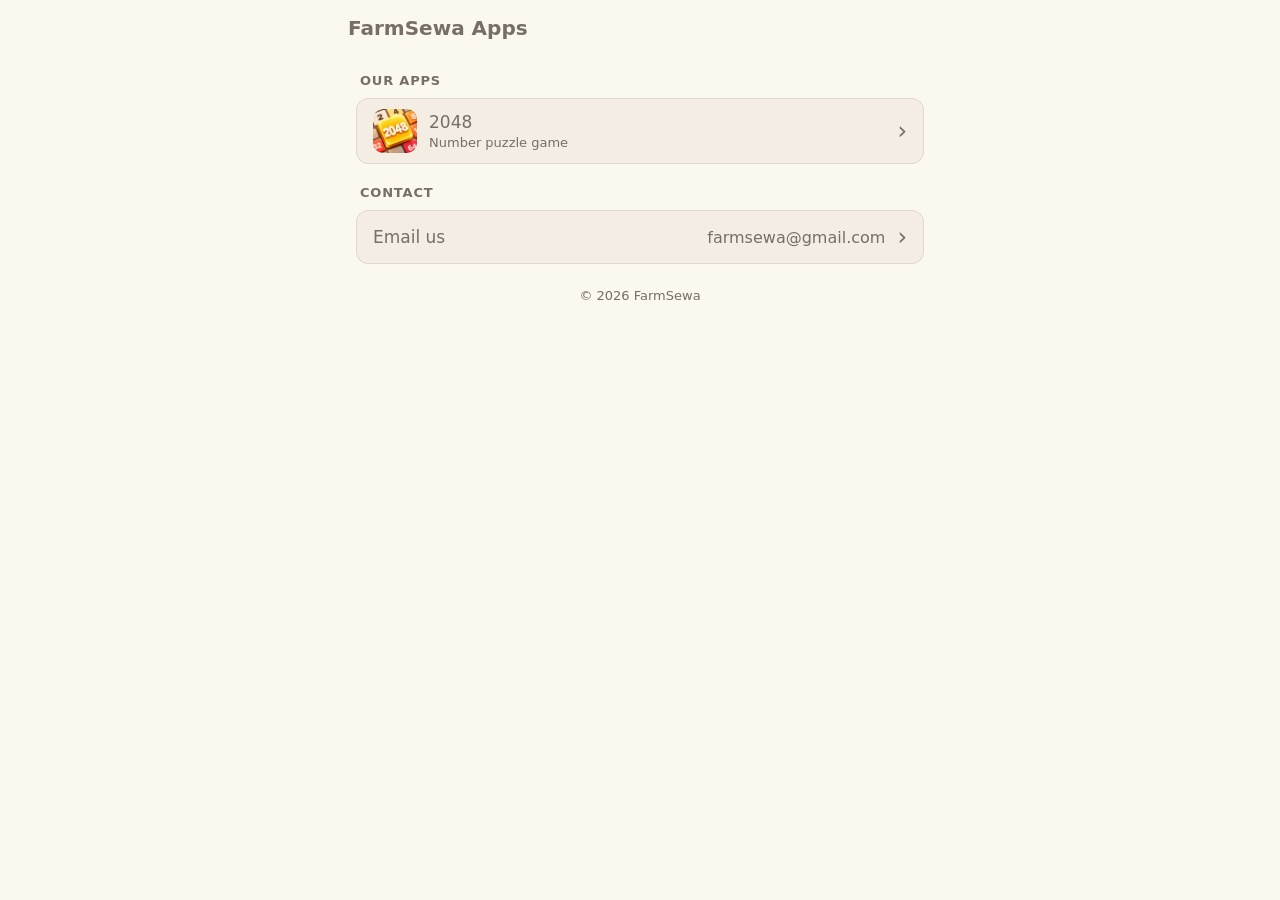
<file: index.html>
<!doctype html>
<html lang="en">
<head>
<meta charset="utf-8">
<meta name="viewport" content="width=device-width, initial-scale=1, viewport-fit=cover">
<title>FarmSewa Apps</title>
<link rel="icon" href="2048/icon.png">
<link rel="stylesheet" href="assets/style.css">
<script src="assets/site.js"></script>
</head>
<body>
<header class="topbar"><h1>FarmSewa Apps</h1></header>
<main>
  <section class="section">
    <h2 class="section-title">Our apps</h2>
    <div class="card">
      <a class="row" href="2048/"><span class="label"><span style="display:flex;align-items:center;gap:12px"><img src="2048/icon.png" alt=""><span>2048<small>Number puzzle game</small></span></span></span><span class="chevron">›</span></a>
    </div>
  </section>
  <section class="section">
    <h2 class="section-title">Contact</h2>
    <div class="card">
      <a class="row" href="mailto:farmsewa@gmail.com"><span class="label">Email us</span><span class="value">farmsewa@gmail.com</span><span class="chevron">›</span></a>
    </div>
  </section>
  <p class="copyright">© 2026 FarmSewa</p>
</main>
</body>
</html>
</file>
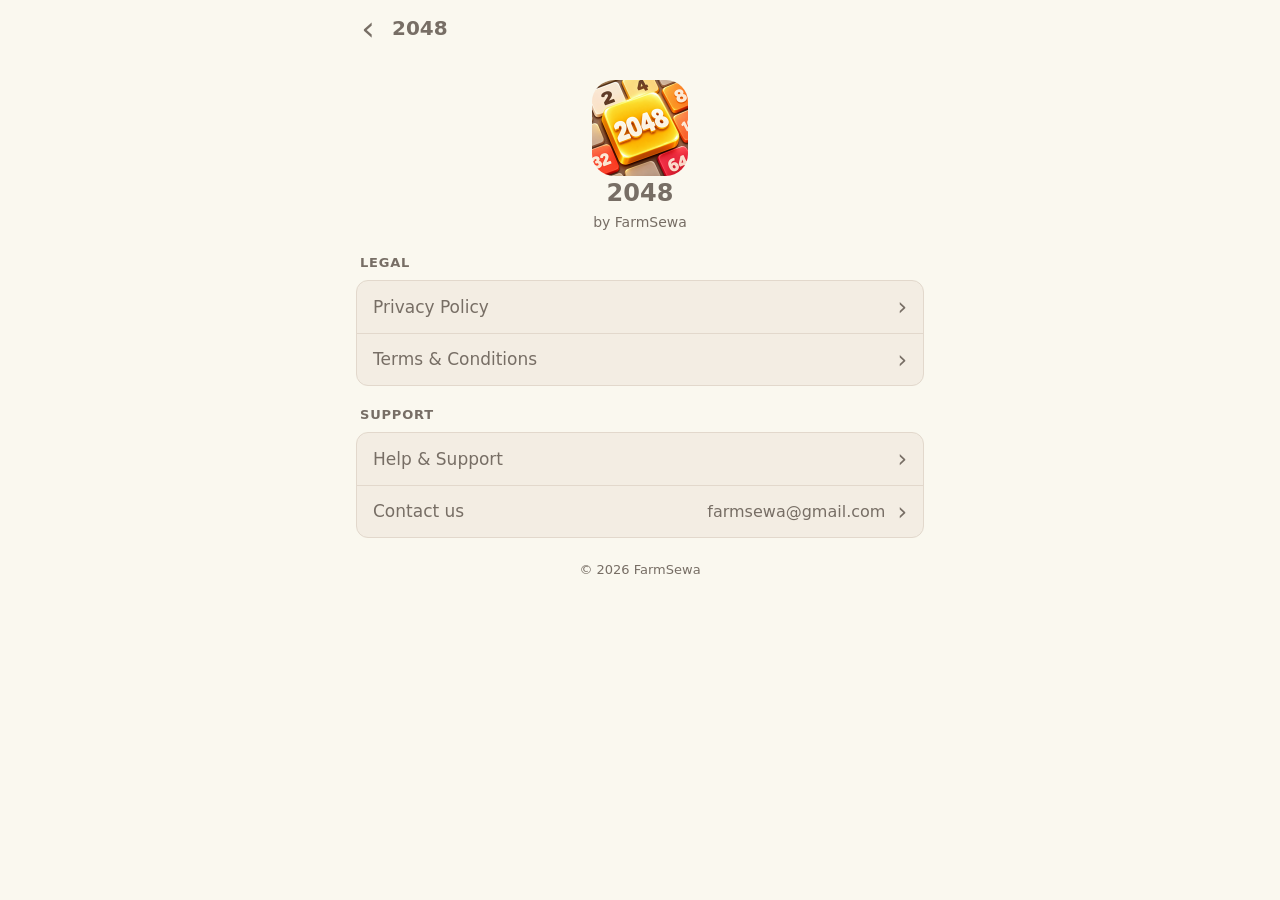
<file: 2048/index.html>
<!doctype html>
<html lang="en">
<head>
<meta charset="utf-8">
<meta name="viewport" content="width=device-width, initial-scale=1, viewport-fit=cover">
<title>2048</title>
<link rel="icon" href="icon.png">
<link rel="stylesheet" href="../assets/style.css">
<script src="../assets/site.js"></script>
</head>
<body>
<header class="topbar"><a class="back" href="../" aria-label="Back">‹</a><h1>2048</h1></header>
<main>
  <div class="app-head">
    <img src="icon.png" alt="2048 app icon">
    <div class="name">2048</div>
    <div class="sub">by FarmSewa</div>
  </div>
  <section class="section">
    <h2 class="section-title">Legal</h2>
    <div class="card">
      <a class="row" href="privacy-policy.html"><span class="label">Privacy Policy</span><span class="chevron">›</span></a>
      <a class="row" href="terms-and-conditions.html"><span class="label">Terms &amp; Conditions</span><span class="chevron">›</span></a>
    </div>
  </section>
  <section class="section">
    <h2 class="section-title">Support</h2>
    <div class="card">
      <a class="row" href="support.html"><span class="label">Help &amp; Support</span><span class="chevron">›</span></a>
      <a class="row" href="mailto:farmsewa@gmail.com?subject=2048"><span class="label">Contact us</span><span class="value">farmsewa@gmail.com</span><span class="chevron">›</span></a>
    </div>
  </section>
  <p class="copyright">© 2026 FarmSewa</p>
</main>
</body>
</html>
</file>
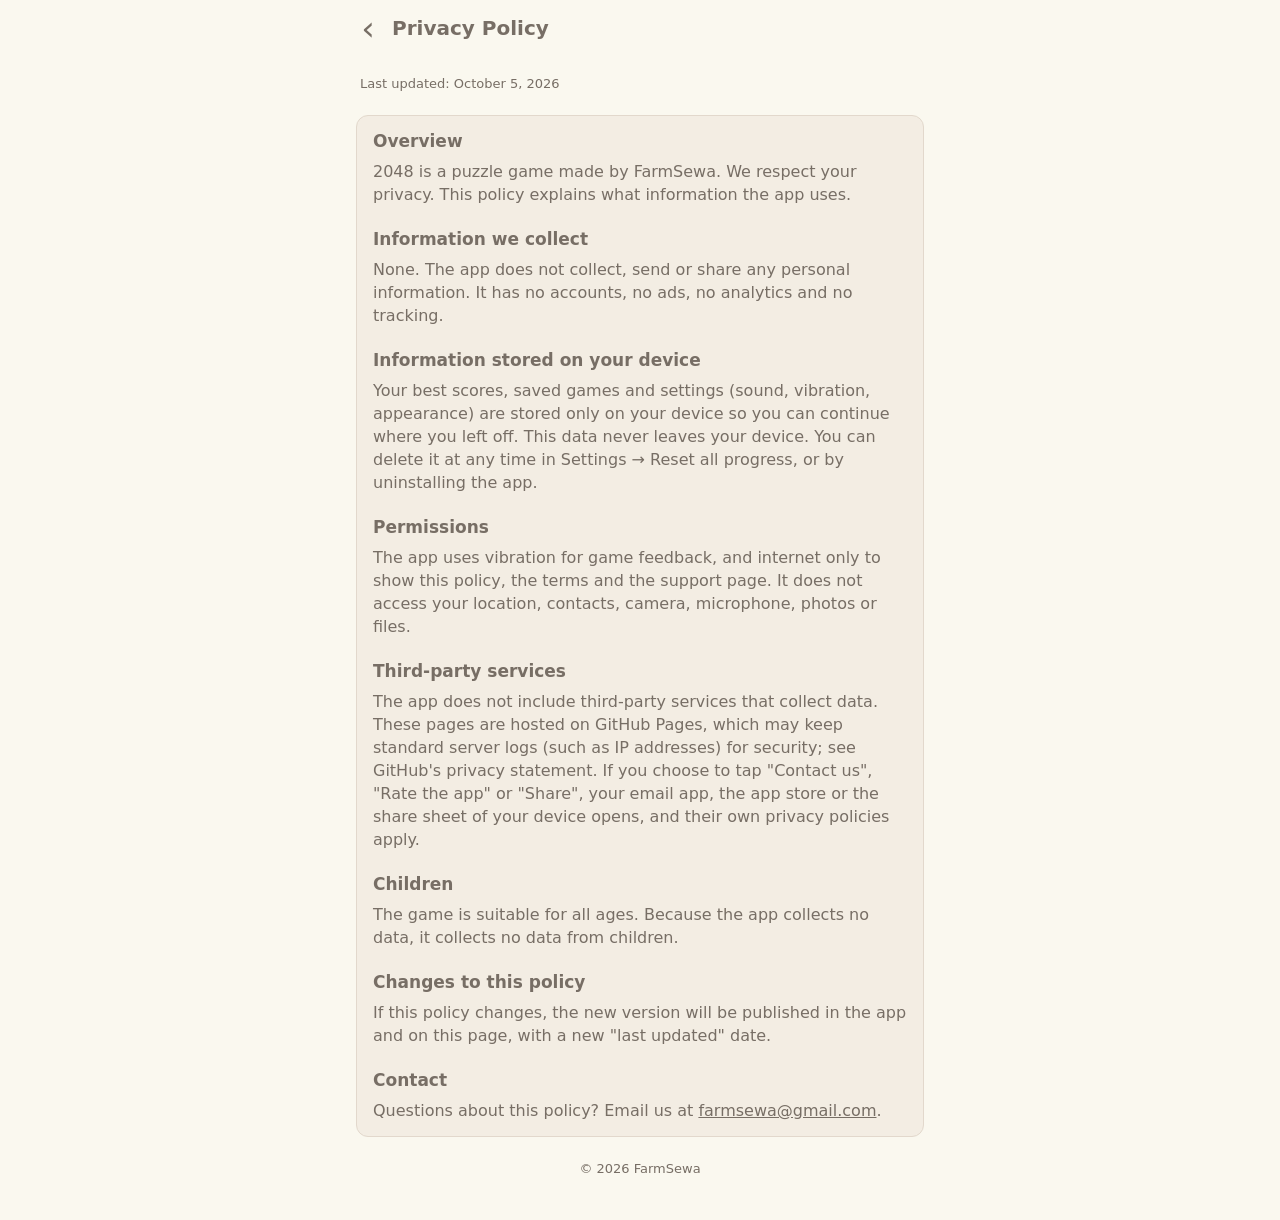
<file: 2048/privacy-policy.html>
<!doctype html>
<html lang="en">
<head>
<meta charset="utf-8">
<meta name="viewport" content="width=device-width, initial-scale=1, viewport-fit=cover">
<title>2048 – Privacy Policy</title>
<link rel="icon" href="icon.png">
<link rel="stylesheet" href="../assets/style.css">
<script src="../assets/site.js"></script>
</head>
<body>
<header class="topbar"><a class="back" href="./" aria-label="Back">‹</a><h1>Privacy Policy</h1></header>
<main>
  <p class="updated">Last updated: October 5, 2026</p>
  <section class="section">
    <div class="card">
      <h2>Overview</h2>
      <p>2048 is a puzzle game made by FarmSewa. We respect your privacy. This policy explains what information the app uses.</p>
      <h2>Information we collect</h2>
      <p>None. The app does not collect, send or share any personal information. It has no accounts, no ads, no analytics and no tracking.</p>
      <h2>Information stored on your device</h2>
      <p>Your best scores, saved games and settings (sound, vibration, appearance) are stored only on your device so you can continue where you left off. This data never leaves your device. You can delete it at any time in Settings → Reset all progress, or by uninstalling the app.</p>
      <h2>Permissions</h2>
      <p>The app uses vibration for game feedback, and internet only to show this policy, the terms and the support page. It does not access your location, contacts, camera, microphone, photos or files.</p>
      <h2>Third-party services</h2>
      <p>The app does not include third-party services that collect data. These pages are hosted on GitHub Pages, which may keep standard server logs (such as IP addresses) for security; see GitHub's privacy statement. If you choose to tap "Contact us", "Rate the app" or "Share", your email app, the app store or the share sheet of your device opens, and their own privacy policies apply.</p>
      <h2>Children</h2>
      <p>The game is suitable for all ages. Because the app collects no data, it collects no data from children.</p>
      <h2>Changes to this policy</h2>
      <p>If this policy changes, the new version will be published in the app and on this page, with a new "last updated" date.</p>
      <h2>Contact</h2>
      <p>Questions about this policy? Email us at <a href="mailto:farmsewa@gmail.com">farmsewa@gmail.com</a>.</p>
    </div>
  </section>
  <p class="copyright">© 2026 FarmSewa</p>
</main>
</body>
</html>
</file>
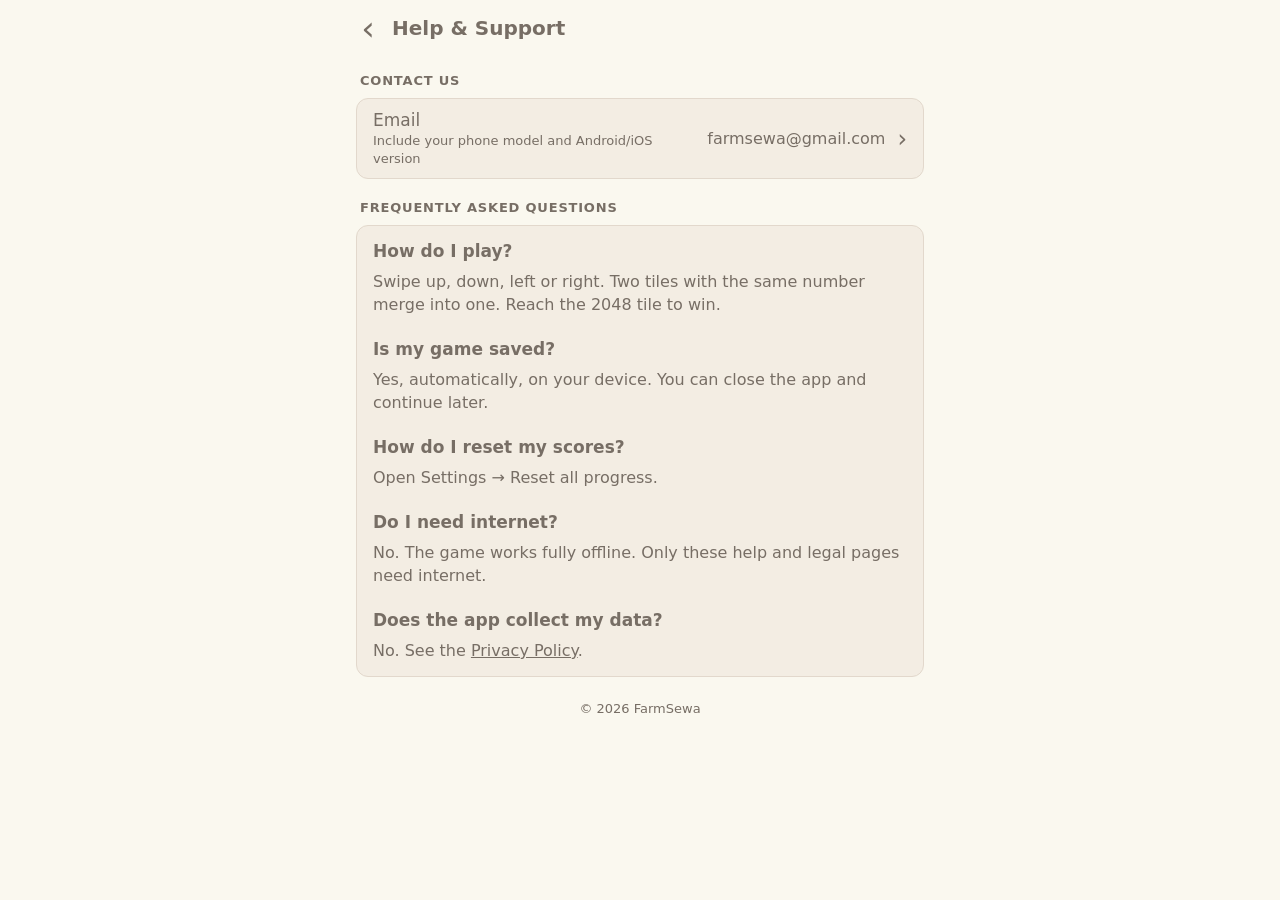
<file: 2048/support.html>
<!doctype html>
<html lang="en">
<head>
<meta charset="utf-8">
<meta name="viewport" content="width=device-width, initial-scale=1, viewport-fit=cover">
<title>2048 – Help &amp; Support</title>
<link rel="icon" href="icon.png">
<link rel="stylesheet" href="../assets/style.css">
<script src="../assets/site.js"></script>
</head>
<body>
<header class="topbar"><a class="back" href="./" aria-label="Back">‹</a><h1>Help &amp; Support</h1></header>
<main>
  <section class="section">
    <h2 class="section-title">Contact us</h2>
    <div class="card">
      <a class="row" href="mailto:farmsewa@gmail.com?subject=2048%20support"><span class="label">Email<small>Include your phone model and Android/iOS version</small></span><span class="value">farmsewa@gmail.com</span><span class="chevron">›</span></a>
    </div>
  </section>
  <section class="section">
    <h2 class="section-title">Frequently asked questions</h2>
    <div class="card">
      <h2>How do I play?</h2>
      <p>Swipe up, down, left or right. Two tiles with the same number merge into one. Reach the 2048 tile to win.</p>
      <h2>Is my game saved?</h2>
      <p>Yes, automatically, on your device. You can close the app and continue later.</p>
      <h2>How do I reset my scores?</h2>
      <p>Open Settings → Reset all progress.</p>
      <h2>Do I need internet?</h2>
      <p>No. The game works fully offline. Only these help and legal pages need internet.</p>
      <h2>Does the app collect my data?</h2>
      <p>No. See the <a href="privacy-policy.html">Privacy Policy</a>.</p>
    </div>
  </section>
  <p class="copyright">© 2026 FarmSewa</p>
</main>
</body>
</html>
</file>
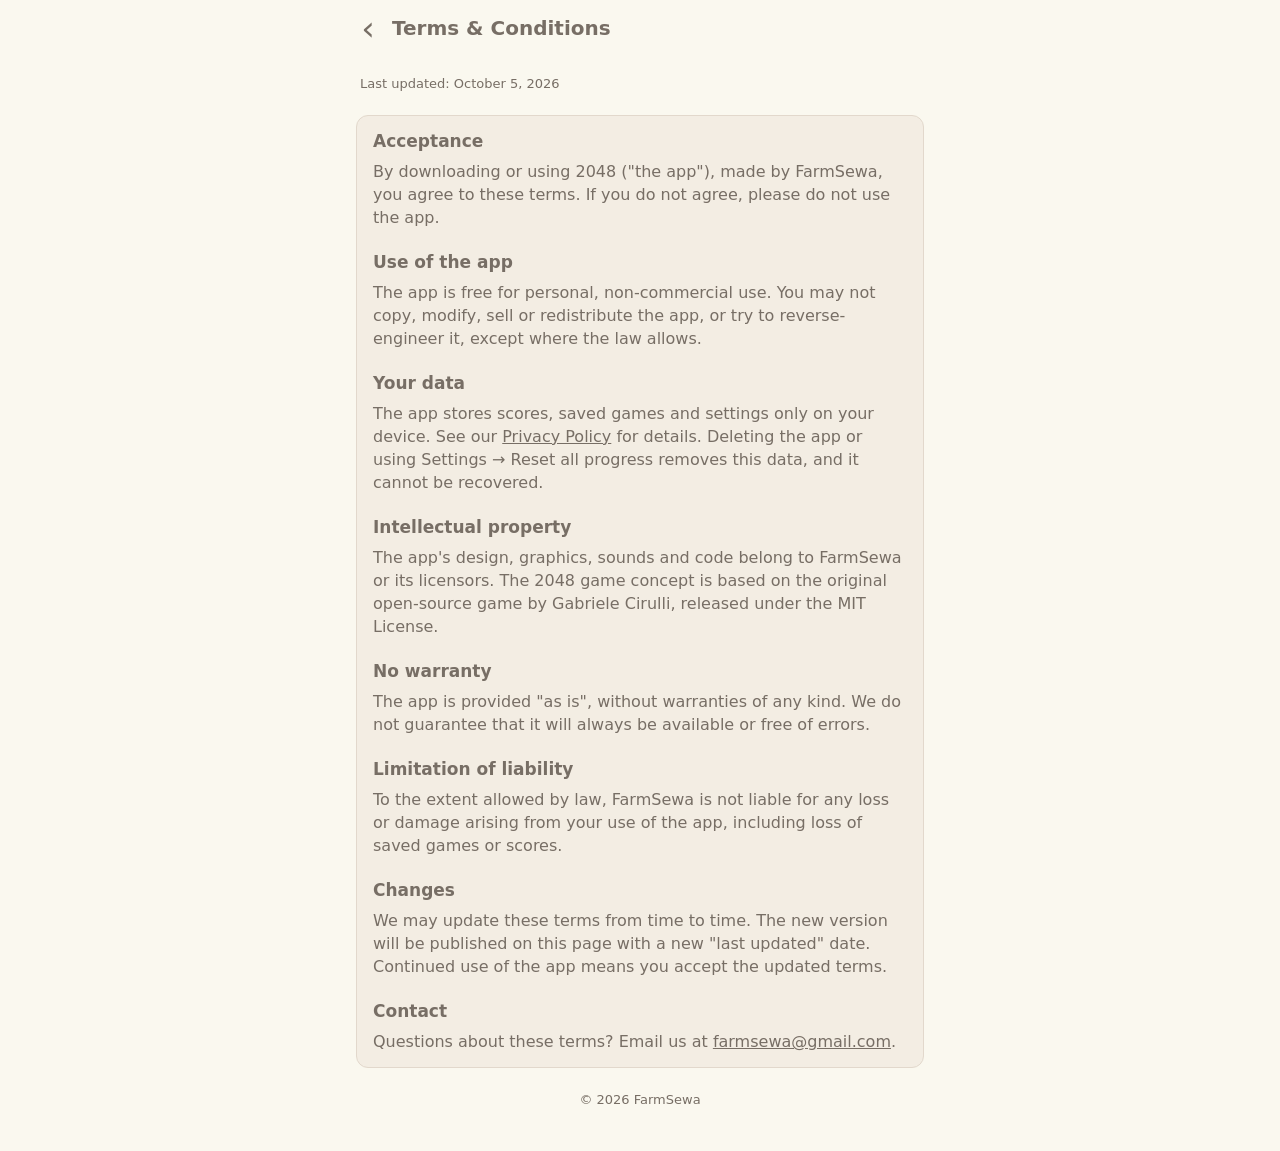
<file: 2048/terms-and-conditions.html>
<!doctype html>
<html lang="en">
<head>
<meta charset="utf-8">
<meta name="viewport" content="width=device-width, initial-scale=1, viewport-fit=cover">
<title>2048 – Terms &amp; Conditions</title>
<link rel="icon" href="icon.png">
<link rel="stylesheet" href="../assets/style.css">
<script src="../assets/site.js"></script>
</head>
<body>
<header class="topbar"><a class="back" href="./" aria-label="Back">‹</a><h1>Terms &amp; Conditions</h1></header>
<main>
  <p class="updated">Last updated: October 5, 2026</p>
  <section class="section">
    <div class="card">
      <h2>Acceptance</h2>
      <p>By downloading or using 2048 ("the app"), made by FarmSewa, you agree to these terms. If you do not agree, please do not use the app.</p>
      <h2>Use of the app</h2>
      <p>The app is free for personal, non-commercial use. You may not copy, modify, sell or redistribute the app, or try to reverse-engineer it, except where the law allows.</p>
      <h2>Your data</h2>
      <p>The app stores scores, saved games and settings only on your device. See our <a href="privacy-policy.html">Privacy Policy</a> for details. Deleting the app or using Settings → Reset all progress removes this data, and it cannot be recovered.</p>
      <h2>Intellectual property</h2>
      <p>The app's design, graphics, sounds and code belong to FarmSewa or its licensors. The 2048 game concept is based on the original open-source game by Gabriele Cirulli, released under the MIT License.</p>
      <h2>No warranty</h2>
      <p>The app is provided "as is", without warranties of any kind. We do not guarantee that it will always be available or free of errors.</p>
      <h2>Limitation of liability</h2>
      <p>To the extent allowed by law, FarmSewa is not liable for any loss or damage arising from your use of the app, including loss of saved games or scores.</p>
      <h2>Changes</h2>
      <p>We may update these terms from time to time. The new version will be published on this page with a new "last updated" date. Continued use of the app means you accept the updated terms.</p>
      <h2>Contact</h2>
      <p>Questions about these terms? Email us at <a href="mailto:farmsewa@gmail.com">farmsewa@gmail.com</a>.</p>
    </div>
  </section>
  <p class="copyright">© 2026 FarmSewa</p>
</main>
</body>
</html>
</file>
<file: assets/style.css>
/* Matches the 2048 app UI: same colors, cards, rows and type sizes. */
:root {
  --background: #faf8ef; --title: #776e65; --text: #776e65;
  --card: #f3ede3; --border: #e2d8cc; --button: #8f7a66; --button-text: #f9f6f2;
  color-scheme: light;
}
@media (prefers-color-scheme: dark) {
  :root:not([data-theme="light"]) {
    --background: #1e1b18; --title: #eee4da; --text: #d6cdc4;
    --card: #2b2723; --border: #3d3731; color-scheme: dark;
  }
}
:root[data-theme="dark"] {
  --background: #1e1b18; --title: #eee4da; --text: #d6cdc4;
  --card: #2b2723; --border: #3d3731; color-scheme: dark;
}

* { box-sizing: border-box; }
html { -webkit-text-size-adjust: 100%; }
body {
  margin: 0; background: var(--background); color: var(--text);
  font: 16px/23px -apple-system, BlinkMacSystemFont, system-ui, "Segoe UI", Roboto, sans-serif;
  -webkit-tap-highlight-color: transparent;
}
a { color: inherit; text-decoration: none; }

/* Top bar, like the app's navigation header */
.topbar {
  position: sticky; top: 0; z-index: 1; background: var(--background);
  display: flex; align-items: center; gap: 4px;
  height: 56px; padding: 0 8px; max-width: 600px; margin: 0 auto;
}
.topbar .back {
  font-size: 34px; line-height: 1; color: var(--title);
  width: 40px; height: 40px; display: grid; place-items: center; border-radius: 20px;
}
.topbar .back:hover { background: var(--border); }
.topbar h1 { margin: 0; font-size: 20px; font-weight: 600; color: var(--title); }

/* Page content, like the app's Screen: 16px padding, 20px gap, max 600px */
main {
  display: flex; flex-direction: column; gap: 20px;
  max-width: 600px; margin: 0 auto; padding: 16px 16px 40px;
}
.section { display: flex; flex-direction: column; gap: 8px; }
.section-title {
  margin: 0 0 0 4px; font-size: 13px; line-height: 18px; font-weight: 600;
  letter-spacing: .8px; text-transform: uppercase; color: var(--text);
}
.card {
  background: var(--card); border: 1px solid var(--border);
  border-radius: 12px; overflow: hidden;
}
.card h2 {
  margin: 0; padding: 14px 16px 0; font-size: 17px; line-height: 22px;
  font-weight: bold; color: var(--title);
}
.card p { margin: 0; padding: 8px 16px; }
.card > :last-child { padding-bottom: 14px; }
.card a:not(.row) { text-decoration: underline; }

/* List rows, like the app's ListRow */
.row {
  display: flex; align-items: center; gap: 12px;
  min-height: 52px; padding: 10px 16px; color: var(--title);
}
.card > .row:last-child { padding-bottom: 10px; }
.row + .row { border-top: 1px solid var(--border); }
.row:active, .row:hover { background: var(--border); }
.row .label { flex: 1; min-width: 0; font-size: 17px; }
.row .label small { display: block; font-size: 13px; line-height: 18px; color: var(--text); }
.row .value { min-width: 0; overflow: hidden; text-overflow: ellipsis; white-space: nowrap; font-size: 16px; color: var(--text); }
.row .chevron { font-size: 24px; line-height: 26px; color: var(--text); }
.row img { width: 44px; height: 44px; border-radius: 10px; }

/* App header, like the About screen */
.app-head { display: flex; flex-direction: column; align-items: center; gap: 6px; padding-top: 8px; }
.app-head img { width: 96px; height: 96px; border-radius: 22px; }
.app-head .name { font-size: 24px; font-weight: bold; color: var(--title); }
.app-head .sub { font-size: 14px; }

.updated { margin: 0 0 0 4px; font-size: 13px; }
.copyright { text-align: center; font-size: 13px; margin: 0; }

/* Inside the app: the native header already shows the title */
.embed .topbar, .embed .copyright { display: none; }
</file>
